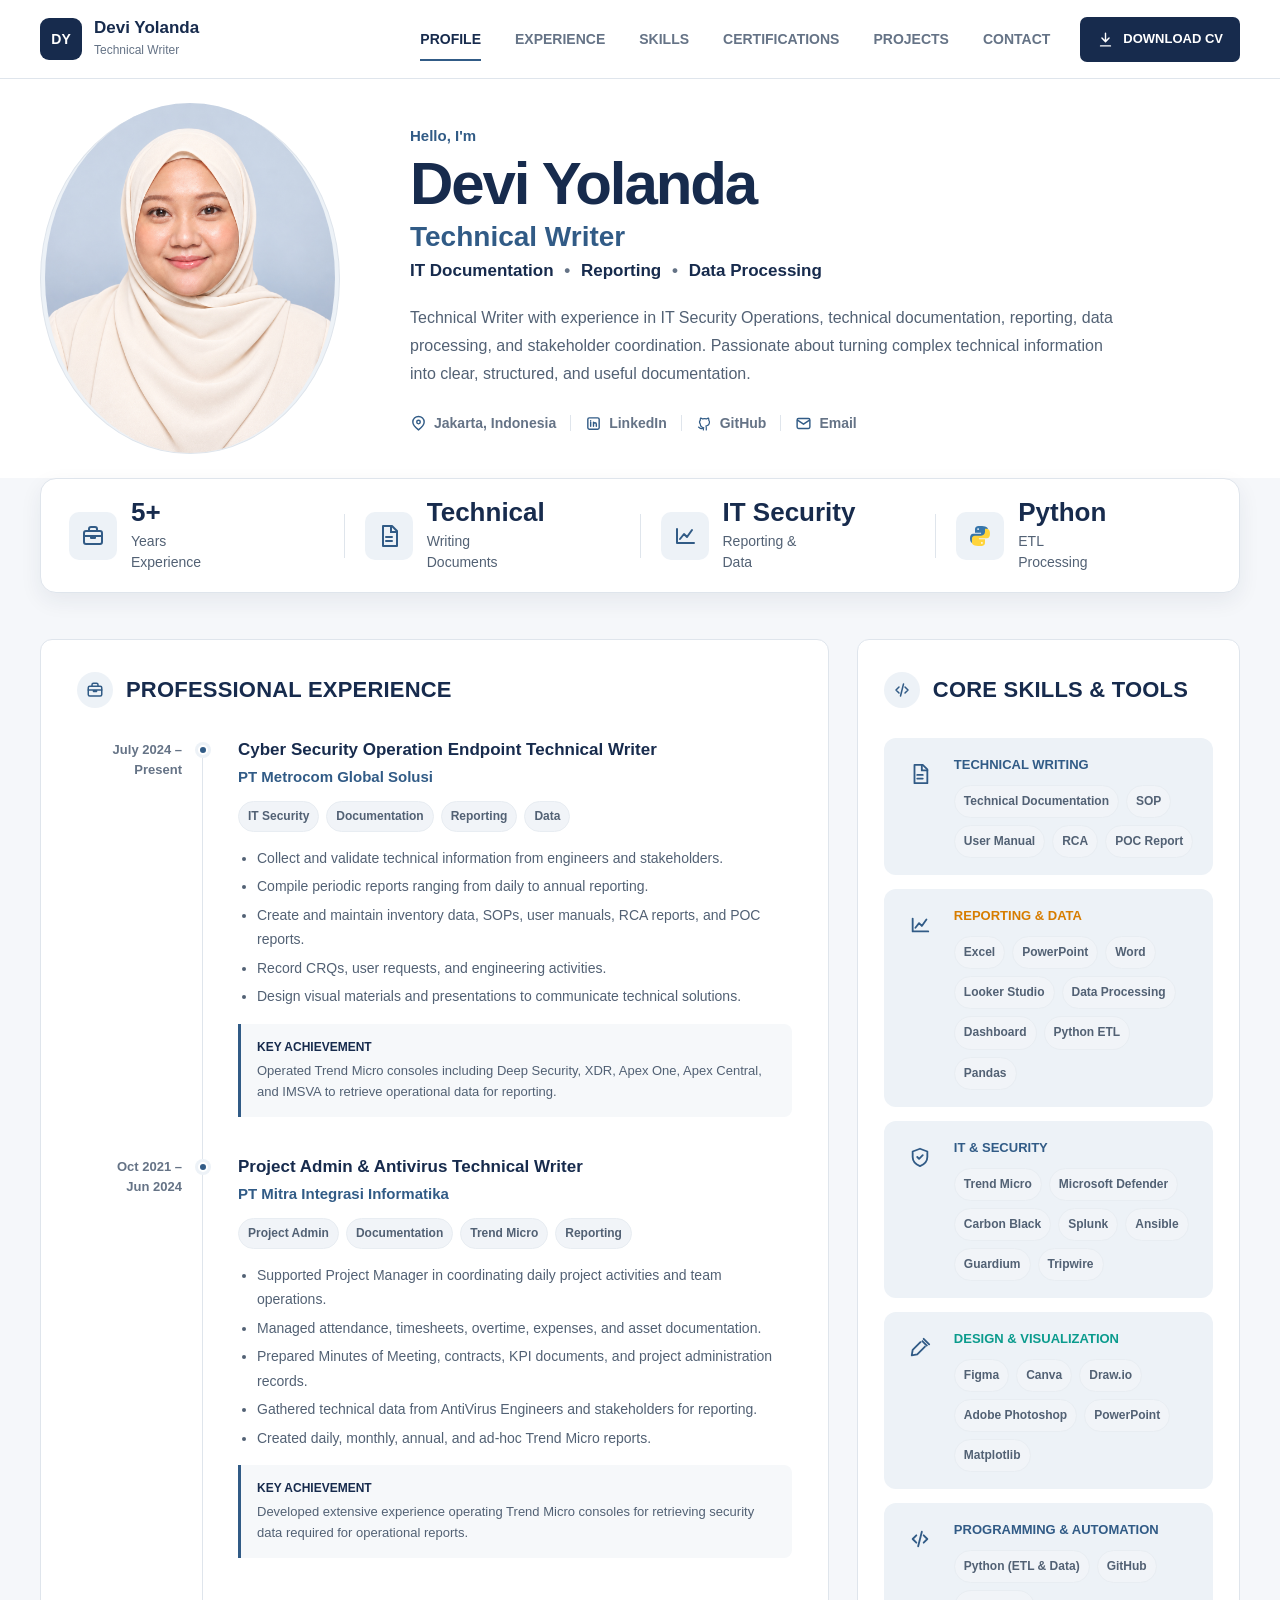
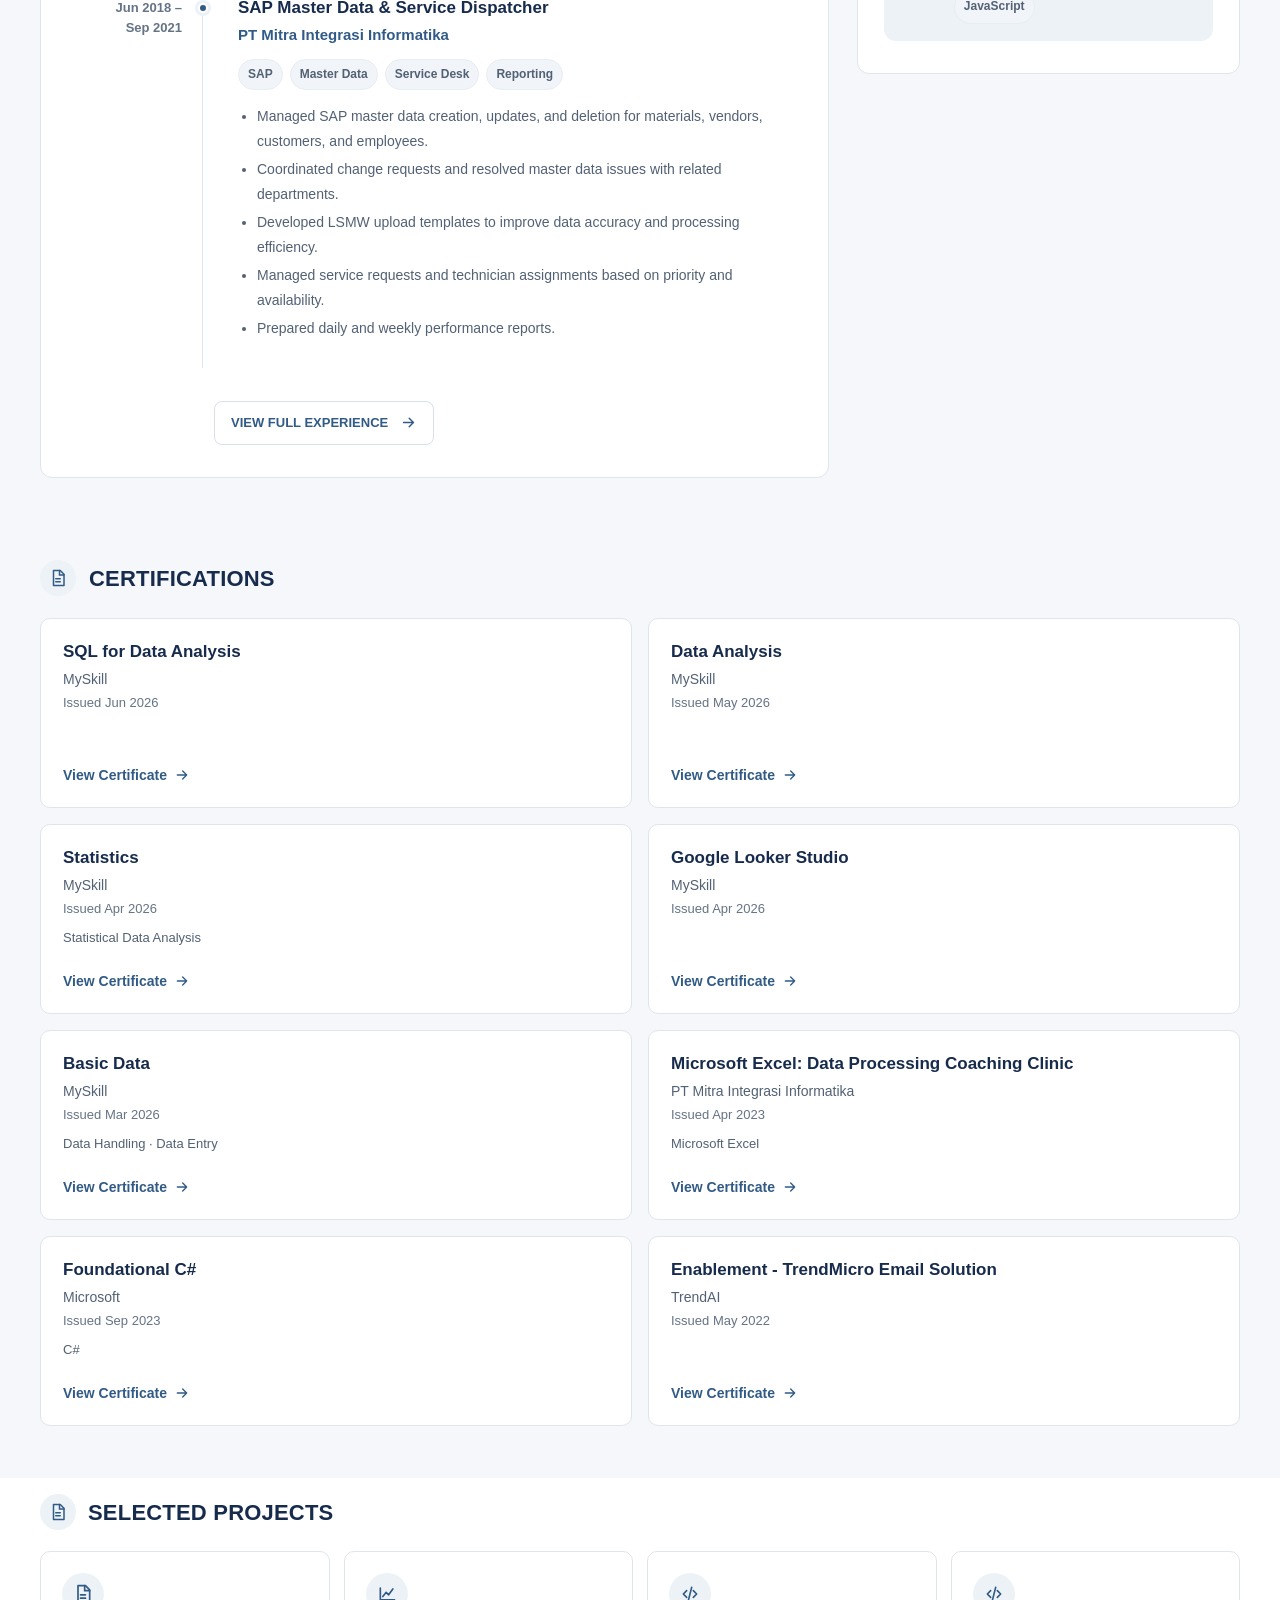
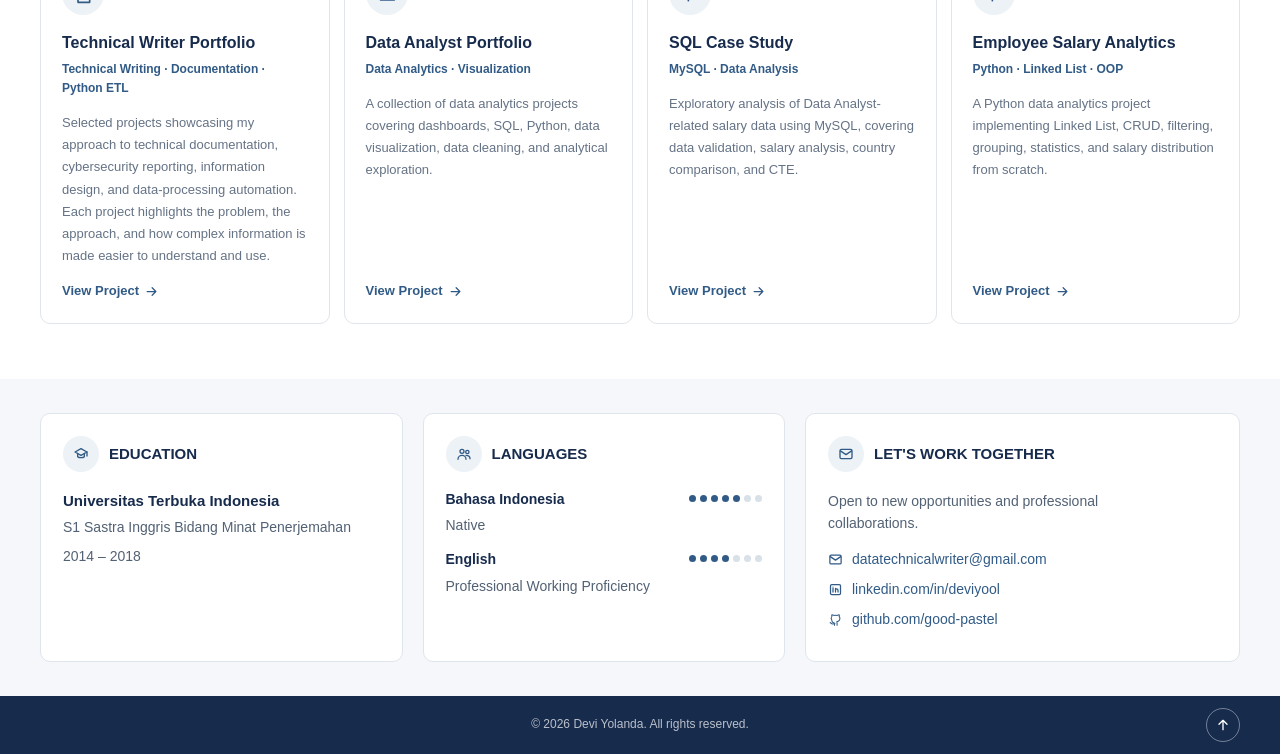
<file: index.html>
<!doctype html>
<html lang="en">
  <head>
    <meta charset="UTF-8" />
    <meta name="viewport" content="width=device-width, initial-scale=1.0" />

    <title>Devi Yolanda | Technical Writer</title>

    <meta
      name="description"
      content="Online CV of Devi Yolanda — Technical Writer specializing in IT documentation, reporting, data processing, and IT security operations."
    />

    <link rel="stylesheet" href="style.css" />
  </head>

  <body>
    <!-- =========================
         SVG ICON SYMBOLS
    ========================== -->

    <svg xmlns="http://www.w3.org/2000/svg" style="display: none">
      <symbol id="icon-download" viewBox="0 0 24 24">
        <path
          d="M12 3v12m0 0 5-5m-5 5-5-5M5 21h14"
          fill="none"
          stroke="currentColor"
          stroke-width="2"
          stroke-linecap="round"
          stroke-linejoin="round"
        />
      </symbol>

      <symbol id="icon-briefcase" viewBox="0 0 24 24">
        <rect
          x="3"
          y="7"
          width="18"
          height="13"
          rx="2"
          fill="none"
          stroke="currentColor"
          stroke-width="2"
        />
        <path
          d="M8 7V5a2 2 0 0 1 2-2h4a2 2 0 0 1 2 2v2M3 12h18M10 12v2h4v-2"
          fill="none"
          stroke="currentColor"
          stroke-width="2"
          stroke-linecap="round"
          stroke-linejoin="round"
        />
      </symbol>

      <symbol id="icon-document" viewBox="0 0 24 24">
        <path
          d="M6 2h9l5 5v15H6z"
          fill="none"
          stroke="currentColor"
          stroke-width="2"
          stroke-linejoin="round"
        />
        <path
          d="M14 2v6h6M9 13h6M9 17h6"
          fill="none"
          stroke="currentColor"
          stroke-width="2"
          stroke-linecap="round"
        />
      </symbol>

      <symbol id="icon-chart" viewBox="0 0 24 24">
        <path
          d="M4 19V5M4 19h17"
          fill="none"
          stroke="currentColor"
          stroke-width="2"
          stroke-linecap="round"
        />
        <path
          d="m7 15 4-5 3 3 5-7"
          fill="none"
          stroke="currentColor"
          stroke-width="2"
          stroke-linecap="round"
          stroke-linejoin="round"
        />
      </symbol>

      <symbol id="icon-users" viewBox="0 0 24 24">
        <circle
          cx="9"
          cy="8"
          r="3"
          fill="none"
          stroke="currentColor"
          stroke-width="2"
        />
        <circle
          cx="17"
          cy="9"
          r="2.5"
          fill="none"
          stroke="currentColor"
          stroke-width="2"
        />
        <path
          d="M3 20c0-3.3 2.7-6 6-6s6 2.7 6 6M15 14c3.3 0 6 2 6 5"
          fill="none"
          stroke="currentColor"
          stroke-width="2"
          stroke-linecap="round"
        />
      </symbol>

      <symbol id="icon-python" viewBox="0 0 24 24">
        <path
          d="M11.9 2C7.1 2 7 4.1 7 6.1v2.6h6.1v1.1H5.2C3 9.8 2 11.7 2 14.6c0 3 1.2 4.7 3.5 4.7H7v-3.1c0-2.3 1.6-3.9 3.9-3.9h6.2c2 0 3-1.3 3-3.1V6.1C20.1 3.4 18.1 2 11.9 2Z"
          fill="#3776AB"
        />
        <circle cx="10.1" cy="5.1" r=".85" fill="#fff" />
        <path
          d="M12.1 22c4.8 0 4.9-2.1 4.9-4.1v-2.6h-6.1v-1.1h7.9c2.2 0 3.2-1.9 3.2-4.8 0-3-1.2-4.7-3.5-4.7H17v3.1c0 2.3-1.6 3.9-3.9 3.9H6.9c-2 0-3 1.3-3 3.1v3.1c0 2.7 2 4.1 8.2 4.1Z"
          fill="#FFD43B"
        />
        <circle cx="13.9" cy="18.9" r=".85" fill="#fff" />
      </symbol>

      <symbol id="icon-code" viewBox="0 0 24 24">
        <path
          d="m8 8-4 4 4 4M16 8l4 4-4 4M14 4l-4 16"
          fill="none"
          stroke="currentColor"
          stroke-width="2"
          stroke-linecap="round"
          stroke-linejoin="round"
        />
      </symbol>

      <symbol id="icon-shield" viewBox="0 0 24 24">
        <path
          d="M12 3 20 6v6c0 5-3.3 8-8 10-4.7-2-8-5-8-10V6z"
          fill="none"
          stroke="currentColor"
          stroke-width="2"
          stroke-linejoin="round"
        />
        <path
          d="m9 12 2 2 4-4"
          fill="none"
          stroke="currentColor"
          stroke-width="2"
          stroke-linecap="round"
          stroke-linejoin="round"
        />
      </symbol>

      <symbol id="icon-design" viewBox="0 0 24 24">
        <path
          d="m14 4 6 6M13 5 4 14l-1 6 6-1 9-9"
          fill="none"
          stroke="currentColor"
          stroke-width="2"
          stroke-linejoin="round"
        />
        <path
          d="m16 2 6 6"
          fill="none"
          stroke="currentColor"
          stroke-width="2"
          stroke-linecap="round"
        />
      </symbol>

      <symbol id="icon-graduation" viewBox="0 0 24 24">
        <path
          d="m3 9 9-5 9 5-9 5z"
          fill="none"
          stroke="currentColor"
          stroke-width="2"
          stroke-linejoin="round"
        />
        <path
          d="M7 11v5c2 2 8 2 10 0v-5M21 9v6"
          fill="none"
          stroke="currentColor"
          stroke-width="2"
          stroke-linecap="round"
        />
      </symbol>

      <symbol id="icon-mail" viewBox="0 0 24 24">
        <rect
          x="3"
          y="5"
          width="18"
          height="14"
          rx="2"
          fill="none"
          stroke="currentColor"
          stroke-width="2"
        />
        <path
          d="m3 7 9 6 9-6"
          fill="none"
          stroke="currentColor"
          stroke-width="2"
          stroke-linejoin="round"
        />
      </symbol>

      <symbol id="icon-linkedin" viewBox="0 0 24 24">
        <rect
          x="4"
          y="4"
          width="16"
          height="16"
          rx="2"
          fill="none"
          stroke="currentColor"
          stroke-width="2"
        />
        <path
          d="M8 10v6M8 8v.01M12 16v-3a2 2 0 0 1 4 0v3M12 10v6"
          fill="none"
          stroke="currentColor"
          stroke-width="2"
          stroke-linecap="round"
        />
      </symbol>

      <symbol id="icon-github" viewBox="0 0 24 24">
        <path
          d="M9 19c-4 1.5-4-2-5.5-2m11 4v-3.5c0-1 .1-1.4-.5-2 2.5-.3 5-1.2 5-5.5 0-1.1-.4-2.1-1.1-2.8.1-.3.5-1.4-.1-2.8 0 0-1-.3-3 1.1a10.4 10.4 0 0 0-5.5 0c-2-1.4-3-1.1-3-1.1-.6 1.4-.2 2.5-.1 2.8A4 4 0 0 0 6 12.5c0 4.3 2.5 5.2 5 5.5-.4.4-.6.9-.6 1.8V21"
          fill="none"
          stroke="currentColor"
          stroke-width="1.7"
          stroke-linecap="round"
          stroke-linejoin="round"
        />
      </symbol>

      <symbol id="icon-arrow" viewBox="0 0 24 24">
        <path
          d="M5 12h14M13 6l6 6-6 6"
          fill="none"
          stroke="currentColor"
          stroke-width="2"
          stroke-linecap="round"
          stroke-linejoin="round"
        />
      </symbol>

      <symbol id="icon-location" viewBox="0 0 24 24">
        <path
          d="M20 10c0 5-8 11-8 11S4 15 4 10a8 8 0 1 1 16 0Z"
          fill="none"
          stroke="currentColor"
          stroke-width="2"
        />
        <circle
          cx="12"
          cy="10"
          r="2.5"
          fill="none"
          stroke="currentColor"
          stroke-width="2"
        />
      </symbol>

      <symbol id="icon-menu" viewBox="0 0 24 24">
        <path
          d="M4 6h16M4 12h16M4 18h16"
          fill="none"
          stroke="currentColor"
          stroke-width="2"
          stroke-linecap="round"
        />
      </symbol>

      <symbol id="icon-close" viewBox="0 0 24 24">
        <path
          d="m6 6 12 12M18 6 6 18"
          fill="none"
          stroke="currentColor"
          stroke-width="2"
          stroke-linecap="round"
        />
      </symbol>

      <symbol id="icon-arrow-up" viewBox="0 0 24 24">
        <path
          d="M12 19V5M6 11l6-6 6 6"
          fill="none"
          stroke="currentColor"
          stroke-width="2"
          stroke-linecap="round"
          stroke-linejoin="round"
        />
      </symbol>
    </svg>

    <!-- =========================
         NAVIGATION
    ========================== -->

    <header class="site-header" id="siteHeader">
      <div class="nav-container">
        <a href="#profile" class="brand">
          <span class="brand-mark"> DY </span>

          <span class="brand-text">
            <strong>Devi Yolanda</strong>
            <small>Technical Writer</small>
          </span>
        </a>

        <nav class="desktop-nav">
          <a href="#profile" class="nav-link active"> Profile </a>

          <a href="#experience" class="nav-link"> Experience </a>

          <a href="#skills" class="nav-link"> Skills </a>

          <a href="#certifications" class="nav-link"> Certifications </a>

          <a href="#projects" class="nav-link"> Projects </a>

          <a href="#contact" class="nav-link"> Contact </a>
        </nav>

        <div class="nav-actions">
          <a href="assets/Devi Yolanda CV.pdf" class="download-btn" download>
            <svg>
              <use href="#icon-download"></use>
            </svg>

            <span>Download CV</span>
          </a>

          <button
            class="mobile-menu-btn"
            id="mobileMenuBtn"
            aria-label="Open navigation menu"
            aria-controls="mobileNav"
            aria-expanded="false"
          >
            <svg>
              <use href="#icon-menu"></use>
            </svg>
          </button>
        </div>
      </div>

      <div class="mobile-nav" id="mobileNav">
        <a href="#profile">Profile</a>
        <a href="#experience">Experience</a>
        <a href="#skills">Skills</a>
        <a href="#certifications">Certifications</a>
        <a href="#projects">Projects</a>
        <a href="#contact">Contact</a>
      </div>
    </header>

    <main>
      <!-- =========================
             HERO / PROFILE
        ========================== -->

      <section class="hero" id="profile">
        <div class="hero-decoration decoration-left"></div>

        <div class="hero-decoration decoration-yellow"></div>

        <div class="hero-dots"></div>

        <div class="container hero-container">
          <div class="profile-photo-wrapper">
            <div class="photo-background"></div>

            <div class="photo-accent"></div>

            <!-- Replace with your actual profile photo -->
            <img
              src="assets/profile.jpg"
              alt="Devi Yolanda"
              class="profile-photo"
            />
          </div>

          <div class="hero-content">
            <span class="hero-eyebrow"> Hello, I'm </span>

            <h1>Devi Yolanda</h1>

            <h2>Technical Writer</h2>

            <p class="hero-specialization">
              IT Documentation
              <span>•</span>
              Reporting
              <span>•</span>
              Data Processing
            </p>

            <p class="hero-description">
              Technical Writer with experience in IT Security Operations,
              technical documentation, reporting, data processing, and
              stakeholder coordination. Passionate about turning complex
              technical information into clear, structured, and useful
              documentation.
            </p>

            <div class="hero-contact">
              <span class="contact-item">
                <svg>
                  <use href="#icon-location"></use>
                </svg>

                Jakarta, Indonesia
              </span>

              <span class="contact-divider"></span>

              <a
                href="https://www.linkedin.com/in/deviyool"
                target="_blank"
                rel="noopener"
                class="contact-item"
              >
                <svg>
                  <use href="#icon-linkedin"></use>
                </svg>

                LinkedIn
              </a>

              <span class="contact-divider"></span>

              <a
                href="https://github.com/good-pastel"
                target="_blank"
                rel="noopener"
                class="contact-item"
              >
                <svg>
                  <use href="#icon-github"></use>
                </svg>

                GitHub
              </a>

              <span class="contact-divider"></span>

              <a
                href="mailto:datatechnicalwriter@gmail.com"
                class="contact-item"
              >
                <svg>
                  <use href="#icon-mail"></use>
                </svg>

                Email
              </a>
            </div>
          </div>
        </div>
      </section>

      <!-- =========================
             HIGHLIGHTS
        ========================== -->

      <section class="highlights">
        <div class="container highlights-container">
          <div class="highlight-item">
            <div class="highlight-icon pink">
              <svg>
                <use href="#icon-briefcase"></use>
              </svg>
            </div>

            <div>
              <strong>5+</strong>
              <span>Years<br />Experience</span>
            </div>
          </div>

          <div class="highlight-divider"></div>

          <div class="highlight-item">
            <div class="highlight-icon orange">
              <svg>
                <use href="#icon-document"></use>
              </svg>
            </div>

            <div>
              <strong>Technical</strong>
              <span>Writing<br />Documents</span>
            </div>
          </div>

          <div class="highlight-divider"></div>

          <div class="highlight-item">
            <div class="highlight-icon blue">
              <svg>
                <use href="#icon-chart"></use>
              </svg>
            </div>

            <div>
              <strong>IT Security</strong>
              <span>Reporting &<br />Data</span>
            </div>
          </div>

          <div class="highlight-divider"></div>

          <div class="highlight-item">
            <div class="highlight-icon teal">
              <svg>
                <use href="#icon-python"></use>
              </svg>
            </div>

            <div>
              <strong>Python</strong>
              <span>ETL<br />Processing</span>
            </div>
          </div>
        </div>
      </section>

      <!-- =========================
             EXPERIENCE + SKILLS
        ========================== -->

      <section class="main-content">
        <div class="container experience-layout">
          <!-- EXPERIENCE -->

          <div class="experience-section" id="experience">
            <div class="section-heading">
              <span class="section-icon coral">
                <svg>
                  <use href="#icon-briefcase"></use>
                </svg>
              </span>

              <h2>Professional Experience</h2>
            </div>

            <div class="timeline">
              <!-- EXPERIENCE 1 -->

              <article class="experience-item">
                <div class="timeline-date">
                  July 2024 –
                  <br />
                  Present
                </div>

                <div class="timeline-dot"></div>

                <div class="experience-content">
                  <h3>Cyber Security Operation Endpoint Technical Writer</h3>

                  <h4>PT Metrocom Global Solusi</h4>

                  <div class="experience-tags">
                    <span>IT Security</span>
                    <span>Documentation</span>
                    <span>Reporting</span>
                    <span>Data</span>
                  </div>

                  <ul>
                    <li>
                      Collect and validate technical information from engineers
                      and stakeholders.
                    </li>

                    <li>
                      Compile periodic reports ranging from daily to annual
                      reporting.
                    </li>

                    <li>
                      Create and maintain inventory data, SOPs, user manuals,
                      RCA reports, and POC reports.
                    </li>

                    <li>
                      Record CRQs, user requests, and engineering activities.
                    </li>

                    <li>
                      Design visual materials and presentations to communicate
                      technical solutions.
                    </li>
                  </ul>

                  <div class="achievement-box">
                    <strong> Key Achievement </strong>

                    <p>
                      Operated Trend Micro consoles including Deep Security,
                      XDR, Apex One, Apex Central, and IMSVA to retrieve
                      operational data for reporting.
                    </p>
                  </div>
                </div>
              </article>

              <!-- EXPERIENCE 2 -->

              <article class="experience-item">
                <div class="timeline-date">
                  Oct 2021 –
                  <br />
                  Jun 2024
                </div>

                <div class="timeline-dot"></div>

                <div class="experience-content">
                  <h3>Project Admin & Antivirus Technical Writer</h3>

                  <h4>PT Mitra Integrasi Informatika</h4>

                  <div class="experience-tags">
                    <span>Project Admin</span>
                    <span>Documentation</span>
                    <span>Trend Micro</span>
                    <span>Reporting</span>
                  </div>

                  <ul>
                    <li>
                      Supported Project Manager in coordinating daily project
                      activities and team operations.
                    </li>

                    <li>
                      Managed attendance, timesheets, overtime, expenses, and
                      asset documentation.
                    </li>

                    <li>
                      Prepared Minutes of Meeting, contracts, KPI documents, and
                      project administration records.
                    </li>

                    <li>
                      Gathered technical data from AntiVirus Engineers and
                      stakeholders for reporting.
                    </li>

                    <li>
                      Created daily, monthly, annual, and ad-hoc Trend Micro
                      reports.
                    </li>
                  </ul>

                  <div class="achievement-box">
                    <strong> Key Achievement </strong>

                    <p>
                      Developed extensive experience operating Trend Micro
                      consoles for retrieving security data required for
                      operational reports.
                    </p>
                  </div>
                </div>
              </article>

              <!-- EXPERIENCE 3 -->

              <article class="experience-item">
                <div class="timeline-date">
                  Jun 2018 –
                  <br />
                  Sep 2021
                </div>

                <div class="timeline-dot"></div>

                <div class="experience-content">
                  <h3>SAP Master Data & Service Dispatcher</h3>

                  <h4>PT Mitra Integrasi Informatika</h4>

                  <div class="experience-tags">
                    <span>SAP</span>
                    <span>Master Data</span>
                    <span>Service Desk</span>
                    <span>Reporting</span>
                  </div>

                  <ul>
                    <li>
                      Managed SAP master data creation, updates, and deletion
                      for materials, vendors, customers, and employees.
                    </li>

                    <li>
                      Coordinated change requests and resolved master data
                      issues with related departments.
                    </li>

                    <li>
                      Developed LSMW upload templates to improve data accuracy
                      and processing efficiency.
                    </li>

                    <li>
                      Managed service requests and technician assignments based
                      on priority and availability.
                    </li>

                    <li>Prepared daily and weekly performance reports.</li>
                  </ul>
                </div>
              </article>

              <!-- EXPERIENCE 4 -->

              <article class="experience-item">
                <div class="timeline-date">
                  Mar 2015 –
                  <br />
                  Sep 2017
                </div>

                <div class="timeline-dot"></div>

                <div class="experience-content">
                  <h3>RMA Admin</h3>

                  <h4>PT Pilar Solusi Digital</h4>

                  <div class="experience-tags">
                    <span>RMA</span>
                    <span>Administration</span>
                    <span>Customer Service</span>
                  </div>

                  <ul>
                    <li>
                      Managed end-to-end Return Material Authorization
                      processes.
                    </li>

                    <li>
                      Coordinated inspections, repairs, replacements,
                      warehouses, vendors, and technical teams.
                    </li>

                    <li>
                      Prepared RMA performance reports and maintained records
                      for reporting and audits.
                    </li>
                  </ul>
                </div>
              </article>

              <!-- EXPERIENCE 5 -->

              <article class="experience-item">
                <div class="timeline-date">
                  Mar 2013 –
                  <br />
                  Sep 2013
                </div>

                <div class="timeline-dot"></div>

                <div class="experience-content">
                  <h3>Purchasing Staff</h3>

                  <h4>PT Tainan Enterprises Indonesia</h4>

                  <div class="experience-tags">
                    <span>Procurement</span>
                    <span>Purchasing</span>
                    <span>Reporting</span>
                  </div>

                  <ul>
                    <li>
                      Prepared purchase requisitions and purchase orders based
                      on production requirements.
                    </li>

                    <li>
                      Coordinated with production, PPIC, warehouse, and
                      logistics teams.
                    </li>

                    <li>
                      Maintained supplier and purchasing records for reporting
                      and evaluation.
                    </li>
                  </ul>
                </div>
              </article>
            </div>

            <button class="full-experience-btn" id="experienceToggle">
              <span>View Full Experience</span>

              <svg>
                <use href="#icon-arrow"></use>
              </svg>
            </button>
          </div>

          <!-- SKILLS -->

          <aside class="skills-section" id="skills">
            <div class="section-heading">
              <span class="section-icon navy">
                <svg>
                  <use href="#icon-code"></use>
                </svg>
              </span>

              <h2>Core Skills & Tools</h2>
            </div>

            <div class="skills-list">
              <div class="skill-group writing">
                <div class="skill-group-icon">
                  <svg>
                    <use href="#icon-document"></use>
                  </svg>
                </div>

                <div>
                  <h3>Technical Writing</h3>

                  <div class="skill-tags">
                    <span>Technical Documentation</span>
                    <span>SOP</span>
                    <span>User Manual</span>
                    <span>RCA</span>
                    <span>POC Report</span>
                  </div>
                </div>
              </div>

              <div class="skill-group reporting">
                <div class="skill-group-icon">
                  <svg>
                    <use href="#icon-chart"></use>
                  </svg>
                </div>

                <div>
                  <h3>Reporting & Data</h3>

                  <div class="skill-tags">
                    <span>Excel</span>
                    <span>PowerPoint</span>
                    <span>Word</span>
                    <span>Looker Studio</span>
                    <span>Data Processing</span>
                    <span>Dashboard</span>
                    <span>Python ETL</span>
                    <span>Pandas</span>
                  </div>
                </div>
              </div>

              <div class="skill-group security">
                <div class="skill-group-icon">
                  <svg>
                    <use href="#icon-shield"></use>
                  </svg>
                </div>

                <div>
                  <h3>IT & Security</h3>

                  <div class="skill-tags">
                    <span>Trend Micro</span>
                    <span>Microsoft Defender</span>
                    <span>Carbon Black</span>
                    <span>Splunk</span>
                    <span>Ansible</span>
                    <span>Guardium</span>
                    <span>Tripwire</span>
                  </div>
                </div>
              </div>

              <div class="skill-group design">
                <div class="skill-group-icon">
                  <svg>
                    <use href="#icon-design"></use>
                  </svg>
                </div>

                <div>
                  <h3>Design & Visualization</h3>

                  <div class="skill-tags">
                    <span>Figma</span>
                    <span>Canva</span>
                    <span>Draw.io</span>
                    <span>Adobe Photoshop</span>
                    <span>PowerPoint</span>
                    <span>Matplotlib</span>
                  </div>
                </div>
              </div>

              <div class="skill-group programming">
                <div class="skill-group-icon">
                  <svg>
                    <use href="#icon-code"></use>
                  </svg>
                </div>

                <div>
                  <h3>Programming & Automation</h3>

                  <div class="skill-tags">
                    <span>Python (ETL & Data)</span>
                    <span>GitHub</span>
                    <span>JavaScript</span>
                  </div>
                </div>
              </div>
            </div>
          </aside>
        </div>
      </section>

      <!-- =========================
             CERTIFICATIONS
        ========================== -->

      <section class="certifications-section" id="certifications">
        <div class="container">
          <div class="section-heading certifications-heading">
            <span class="section-icon navy">
              <svg><use href="#icon-document"></use></svg>
            </span>
            <h2>Certifications</h2>
          </div>

          <div class="certifications-grid">
            <article class="certification-card">
              <h3>SQL for Data Analysis</h3>
              <p>MySkill</p>
              <time datetime="2026-06">Issued Jun 2026</time>
              <a class="certification-link" href="https://storage.googleapis.com/myskill-v2-certificates/topic-DDujKITvy3VJuXrhC2ou/Gkwijr4bS2PIy6ulKNstS3bg3Tj2-fdkPKk4qnbkQ15Hb3G43.pdf" target="_blank" rel="noopener">View Certificate <svg><use href="#icon-arrow"></use></svg></a>
            </article>
            <article class="certification-card">
              <h3>Data Analysis</h3>
              <p>MySkill</p>
              <time datetime="2026-05">Issued May 2026</time>
              <a class="certification-link" href="https://storage.googleapis.com/myskill-v2-certificates/topic-qtKMZ78xyd6TPzUQOESu/Gkwijr4bS2PIy6ulKNstS3bg3Tj2-NquVFJRWyRsAnDwuncZA.pdf" target="_blank" rel="noopener">View Certificate <svg><use href="#icon-arrow"></use></svg></a>
            </article>
            <article class="certification-card">
              <h3>Statistics</h3>
              <p>MySkill</p>
              <time datetime="2026-04">Issued Apr 2026</time>
              <span class="certification-skill">Statistical Data Analysis</span>
              <a class="certification-link" href="https://storage.googleapis.com/myskill-v2-certificates/course-lZRpEy7bRG1wvGm9OrCr/Gkwijr4bS2PIy6ulKNstS3bg3Tj2-CrgBxE9YaYCekDUlJALE.pdf" target="_blank" rel="noopener">View Certificate <svg><use href="#icon-arrow"></use></svg></a>
            </article>
            <article class="certification-card">
              <h3>Google Looker Studio</h3>
              <p>MySkill</p>
              <time datetime="2026-04">Issued Apr 2026</time>
              <a class="certification-link" href="https://storage.googleapis.com/myskill-v2-certificates/topic-NVHIebbNKG4WcH4i4NHN/Gkwijr4bS2PIy6ulKNstS3bg3Tj2-nkZ6KqzZK1lEQPTePeqV.pdf" target="_blank" rel="noopener">View Certificate <svg><use href="#icon-arrow"></use></svg></a>
            </article>
            <article class="certification-card">
              <h3>Basic Data</h3>
              <p>MySkill</p>
              <time datetime="2026-03">Issued Mar 2026</time>
              <span class="certification-skill">Data Handling · Data Entry</span>
              <a class="certification-link" href="https://storage.googleapis.com/myskill-v2-certificates/topic-PDDPBK4W7Z3skoQ70VQH/Gkwijr4bS2PIy6ulKNstS3bg3Tj2-RPs3PkBfKALwvMG5n9vz.pdf" target="_blank" rel="noopener">View Certificate <svg><use href="#icon-arrow"></use></svg></a>
            </article>
            <article class="certification-card">
              <h3>Microsoft Excel: Data Processing Coaching Clinic</h3>
              <p>PT Mitra Integrasi Informatika</p>
              <time datetime="2023-04">Issued Apr 2023</time>
              <span class="certification-skill">Microsoft Excel</span>
              <a class="certification-link" href="https://drive.google.com/file/d/17z-LPTQXCDtucrP6aCcnPlRKwYu4Jjka/view" target="_blank" rel="noopener">View Certificate <svg><use href="#icon-arrow"></use></svg></a>
            </article>
            <article class="certification-card">
              <h3>Foundational C#</h3>
              <p>Microsoft</p>
              <time datetime="2023-09">Issued Sep 2023</time>
              <span class="certification-skill">C#</span>
              <a class="certification-link" href="https://www.freecodecamp.org/certification/deviyola/foundational-c-sharp-with-microsoft" target="_blank" rel="noopener">View Certificate <svg><use href="#icon-arrow"></use></svg></a>
            </article>
            <article class="certification-card">
              <h3>Enablement - TrendMicro Email Solution</h3>
              <p>TrendAI</p>
              <time datetime="2022-05">Issued May 2022</time>
              <a class="certification-link" href="https://drive.google.com/file/d/1EsxFpy2okScxSMvF-yaoBHu70kcqkscq/view" target="_blank" rel="noopener">View Certificate <svg><use href="#icon-arrow"></use></svg></a>
            </article>
          </div>
        </div>
      </section>

      <!-- =========================
             PROJECTS
        ========================== -->

      <section class="projects-section" id="projects">
        <div class="container">
          <div class="section-heading projects-heading">
            <div class="heading-left">
              <span class="section-icon coral">
                <svg>
                  <use href="#icon-document"></use>
                </svg>
              </span>

              <h2>Selected Projects</h2>
            </div>

            <!-- <a
              href="https://good-pastel.github.io/TW-portfolio/"
              target="_blank"
              rel="noopener"
              class="view-all"
            >
              View All Projects

              <svg>
                <use href="#icon-arrow"></use>
              </svg>
            </a> -->
          </div>

          <div class="projects-grid">
            <!-- PROJECT 1 -->
            <article class="project-card">
              <div class="project-icon blue">
                <svg>
                  <use href="#icon-document"></use>
                </svg>
              </div>

              <h3>Technical Writer Portfolio</h3>

              <span> Technical Writing · Documentation · Python ETL </span>

              <p>
                Selected projects showcasing my approach to technical documentation, cybersecurity reporting, information design, and data-processing automation. Each project highlights the problem, the approach, and how complex information is made easier to understand and use.
              </p>

              <a
                href="https://good-pastel.github.io/TW-portfolio/"
                target="_blank"
                rel="noopener"
              >
                View Project

                <svg>
                  <use href="#icon-arrow"></use>
                </svg>
              </a>
            </article>

            <!-- PROJECT 2 -->
            <article class="project-card">
              <div class="project-icon orange">
                <svg>
                  <use href="#icon-chart"></use>
                </svg>
              </div>

              <h3>Data Analyst Portfolio</h3>

              <span> Data Analytics · Visualization </span>

              <p>
                A collection of data analytics projects covering dashboards,
                SQL, Python, data visualization, data cleaning, and analytical
                exploration.
              </p>

              <a
                href="https://good-pastel.github.io/data-analyst-portfolio/"
                target="_blank"
                rel="noopener"
              >
                View Project

                <svg>
                  <use href="#icon-arrow"></use>
                </svg>
              </a>
            </article>

            <!-- PROJECT 3 -->
            <article class="project-card">
              <div class="project-icon teal">
                <svg>
                  <use href="#icon-code"></use>
                </svg>
              </div>

              <h3>SQL Case Study</h3>

              <span> MySQL · Data Analysis </span>

              <p>
                Exploratory analysis of Data Analyst-related salary data using
                MySQL, covering data validation, salary analysis, country
                comparison, and CTE.
              </p>

              <a
                href="https://good-pastel.github.io/SQL-case-study/"
                target="_blank"
                rel="noopener"
              >
                View Project

                <svg>
                  <use href="#icon-arrow"></use>
                </svg>
              </a>
            </article>

            <!-- PROJECT 4 -->
            <article class="project-card">
              <div class="project-icon purple">
                <svg>
                  <use href="#icon-code"></use>
                </svg>
              </div>

              <h3>Employee Salary Analytics</h3>

              <span> Python · Linked List · OOP </span>

              <p>
                A Python data analytics project implementing Linked List, CRUD,
                filtering, grouping, statistics, and salary distribution from
                scratch.
              </p>

              <a
                href="https://good-pastel.github.io/employee-salary-analytics/"
                target="_blank"
                rel="noopener"
              >
                View Project

                <svg>
                  <use href="#icon-arrow"></use>
                </svg>
              </a>
            </article>
          </div>
        </div>
      </section>

      <!-- =========================
             BOTTOM INFORMATION
        ========================== -->

      <section class="bottom-section" id="contact">
        <div class="container bottom-grid">
          <!-- EDUCATION -->

          <div class="bottom-column">
            <div class="bottom-heading">
              <span class="bottom-icon">
                <svg>
                  <use href="#icon-graduation"></use>
                </svg>
              </span>

              <h2>Education</h2>
            </div>

            <h3>Universitas Terbuka Indonesia</h3>

            <p>S1 Sastra Inggris Bidang Minat Penerjemahan</p>

            <span> 2014 – 2018 </span>
          </div>

          <!-- LANGUAGES -->

          <div class="bottom-column">
            <div class="bottom-heading">
              <span class="bottom-icon">
                <svg>
                  <use href="#icon-users"></use>
                </svg>
              </span>

              <h2>Languages</h2>
            </div>

            <div class="language-item">
              <strong> Bahasa Indonesia </strong>

              <span> Native </span>

              <div class="language-dots">
                <i class="filled"></i>
                <i class="filled"></i>
                <i class="filled"></i>
                <i class="filled"></i>
                <i class="filled"></i>
                <i></i>
                <i></i>
              </div>
            </div>

            <div class="language-item">
              <strong> English </strong>

              <span> Professional Working Proficiency </span>

              <div class="language-dots">
                <i class="filled"></i>
                <i class="filled"></i>
                <i class="filled"></i>
                <i class="filled"></i>
                <i></i>
                <i></i>
                <i></i>
              </div>
            </div>
          </div>

          <!-- CONTACT -->

          <div class="bottom-column contact-column">
            <div class="bottom-heading">
              <span class="bottom-icon">
                <svg>
                  <use href="#icon-mail"></use>
                </svg>
              </span>

              <h2>Let's Work Together</h2>
            </div>

            <p>Open to new opportunities and professional collaborations.</p>

            <a href="mailto:datatechnicalwriter@gmail.com" class="contact-link">
              <svg>
                <use href="#icon-mail"></use>
              </svg>

              datatechnicalwriter@gmail.com
            </a>

            <a
              href="https://www.linkedin.com/in/deviyool"
              target="_blank"
              rel="noopener"
              class="contact-link"
            >
              <svg>
                <use href="#icon-linkedin"></use>
              </svg>

              linkedin.com/in/deviyool
            </a>

            <a
              href="https://github.com/good-pastel"
              target="_blank"
              rel="noopener"
              class="contact-link"
            >
              <svg>
                <use href="#icon-github"></use>
              </svg>

              github.com/good-pastel
            </a>
          </div>
        </div>
      </section>
    </main>

    <!-- =========================
         FOOTER
    ========================== -->

    <footer class="site-footer">
      <div class="footer-decoration footer-left"></div>
      <div class="footer-decoration footer-right"></div>

      <div class="container footer-container">
        <p>
          © <span id="currentYear"></span>
          Devi Yolanda. All rights reserved.
        </p>

        <button class="back-to-top" id="backToTop" aria-label="Back to top">
          <svg>
            <use href="#icon-arrow-up"></use>
          </svg>
        </button>
      </div>
    </footer>

    <script src="script.js"></script>
  </body>
</html>
</file>
<file: style.css>
/* =========================================================
   RESET
========================================================= */

* {
  margin: 0;
  padding: 0;
  box-sizing: border-box;
}

html {
  scroll-behavior: smooth;
  scroll-padding-top: 90px;
}

body {
  font-family:
    Inter,
    -apple-system,
    BlinkMacSystemFont,
    "Segoe UI",
    Roboto,
    Helvetica,
    Arial,
    sans-serif;

  background: #f7f8fc;
  color: #172554;
  line-height: 1.6;
}

a {
  color: inherit;
  text-decoration: none;
}

button {
  font: inherit;
}

img {
  display: block;
  max-width: 100%;
}

/* =========================================================
   VARIABLES
========================================================= */

:root {
  --navy: #0b1f4b;
  --navy-dark: #071633;

  --blue: #2563eb;
  --blue-soft: #e8f0ff;

  --coral: #ff4f5e;
  --coral-dark: #ef3340;
  --coral-soft: #fff0f1;

  --orange: #ff9f1c;
  --orange-soft: #fff4df;

  --yellow: #ffc928;
  --yellow-soft: #fff8dc;

  --teal: #14b8a6;
  --teal-soft: #e7faf7;

  --purple: #8b5cf6;
  --purple-soft: #f1ebff;

  --green: #22c55e;
  --green-soft: #eaf9ef;

  --white: #ffffff;

  --text: #172554;
  --text-dark: #0f172a;
  --text-muted: #64748b;

  --border: #e6e9f0;

  --background: #f7f8fc;

  --container: 1200px;

  --radius-small: 10px;
  --radius-medium: 16px;
  --radius-large: 22px;

  --shadow: 0 10px 35px rgba(11, 31, 75, 0.08);

  --shadow-hover: 0 18px 45px rgba(11, 31, 75, 0.14);
}

/* =========================================================
   GLOBAL
========================================================= */

.container {
  width: min(calc(100% - 48px), var(--container));

  margin-inline: auto;
}

svg {
  width: 20px;
  height: 20px;
  flex-shrink: 0;
}

section {
  position: relative;
}

/* =========================================================
   NAVIGATION
========================================================= */

.site-header {
  position: sticky;
  top: 0;
  z-index: 1000;

  background: var(--navy);

  transition:
    box-shadow 0.3s ease,
    background 0.3s ease;
}

.site-header.scrolled {
  box-shadow: 0 8px 30px rgba(7, 22, 51, 0.25);
}

.nav-container {
  min-height: 76px;

  width: min(calc(100% - 48px), var(--container));

  margin-inline: auto;

  display: flex;
  align-items: center;
  justify-content: space-between;

  gap: 30px;
}

.brand {
  display: flex;
  align-items: center;
  gap: 12px;

  color: white;
}

.brand-mark {
  width: 42px;
  height: 42px;

  display: grid;
  place-items: center;

  border-radius: 50%;

  background: var(--coral);

  color: white;

  font-size: 14px;
  font-weight: 800;

  box-shadow: 0 5px 18px rgba(255, 79, 94, 0.3);
}

.brand-text {
  display: flex;
  flex-direction: column;
}

.brand-text strong {
  font-size: 16px;
  line-height: 1.2;
}

.brand-text small {
  color: rgba(255, 255, 255, 0.65);
  font-size: 11px;
  margin-top: 2px;
}

.desktop-nav {
  display: flex;
  align-items: center;
  gap: 34px;
  margin-left: auto;
}

.nav-link {
  position: relative;

  color: rgba(255, 255, 255, 0.78);

  font-size: 13px;
  font-weight: 700;

  text-transform: uppercase;

  padding: 28px 0;

  transition: color 0.2s ease;
}

.nav-link::after {
  content: "";

  position: absolute;

  left: 0;
  right: 0;
  bottom: 17px;

  height: 2px;

  background: var(--coral);

  transform: scaleX(0);
  transform-origin: center;

  transition: transform 0.2s ease;
}

.nav-link:hover,
.nav-link.active {
  color: white;
}

.nav-link:hover::after,
.nav-link.active::after {
  transform: scaleX(1);
}

.nav-actions {
  display: flex;
  align-items: center;
  gap: 12px;
}

.download-btn {
  display: inline-flex;
  align-items: center;
  gap: 9px;

  background: var(--coral);

  color: white;

  padding: 12px 17px;

  border-radius: 8px;

  font-size: 12px;
  font-weight: 800;

  text-transform: uppercase;

  box-shadow: 0 8px 20px rgba(255, 79, 94, 0.25);

  transition:
    transform 0.2s ease,
    background 0.2s ease;
}

.download-btn svg {
  width: 17px;
  height: 17px;
}

.download-btn:hover {
  background: #ff3b4b;
  transform: translateY(-2px);
}

.mobile-menu-btn {
  display: none;

  border: 0;
  background: transparent;

  color: white;

  cursor: pointer;
}

.mobile-nav {
  display: none;
}

/* =========================================================
   HERO
========================================================= */

.hero {
  min-height: 400px;

  overflow: hidden;

  background: linear-gradient(135deg, #ffffff 0%, #ffffff 60%, #f9fbff 100%);
}

.hero::before {
  content: "";

  position: absolute;

  left: -90px;
  top: 0;

  width: 360px;
  height: 100%;

  background: linear-gradient(
    135deg,
    var(--coral) 0%,
    #ff4268 55%,
    #ff8050 100%
  );

  clip-path: polygon(0 0, 75% 0, 100% 45%, 70% 100%, 0 100%);
}

.hero-container {
  min-height: 400px;

  display: grid;

  grid-template-columns:
    300px
    1fr;

  align-items: center;

  gap: 70px;

  position: relative;

  z-index: 2;
}

/* PROFILE PHOTO */

.profile-photo-wrapper {
  position: relative;

  height: 350px;

  display: flex;
  align-items: flex-end;
  justify-content: center;
}

.photo-background {
  position: absolute;

  width: 285px;
  height: 285px;

  left: 10px;
  bottom: 5px;

  border-radius: 50%;

  background: linear-gradient(135deg, #ffd9d5, #ff8f91);
}

.photo-accent {
  position: absolute;

  width: 80px;
  height: 80px;

  left: -5px;
  bottom: 30px;

  border-radius: 50%;

  background: var(--yellow);

  box-shadow: 0 12px 30px rgba(255, 201, 40, 0.3);
}

.profile-photo {
  position: relative;

  z-index: 2;

  width: 290px;
  height: 350px;

  object-fit: cover;
  object-position: center top;

  border-radius: 140px 140px 0 0;
}

/* HERO CONTENT */

.hero-content {
  padding: 40px 0;
}

.hero-eyebrow {
  display: block;

  color: var(--coral);

  font-size: 14px;
  font-weight: 800;

  margin-bottom: 4px;
}

.hero h1 {
  font-size: clamp(42px, 5vw, 64px);

  line-height: 1.05;

  letter-spacing: -2px;

  color: var(--navy);

  margin-bottom: 4px;
}

.hero h2 {
  font-size: 25px;

  color: var(--coral);

  line-height: 1.2;

  margin-bottom: 4px;
}

.hero-specialization {
  color: var(--navy);

  font-size: 17px;
  font-weight: 700;

  margin-bottom: 18px;
}

.hero-specialization span {
  color: var(--coral);
  padding: 0 6px;
}

.hero-description {
  max-width: 670px;

  color: #475569;

  font-size: 14px;

  line-height: 1.75;

  margin-bottom: 22px;
}

.hero-contact {
  display: flex;
  align-items: center;
  flex-wrap: wrap;

  gap: 12px;

  color: var(--navy);

  font-size: 12px;
  font-weight: 700;
}

.contact-item {
  display: inline-flex;
  align-items: center;
  gap: 7px;

  transition: color 0.2s ease;
}

a.contact-item:hover {
  color: var(--coral);
}

.contact-item svg {
  width: 16px;
  height: 16px;

  color: var(--coral);
}

.contact-divider {
  width: 1px;
  height: 16px;

  background: #cbd5e1;
}

.hero-dots {
  position: absolute;

  right: 8%;
  top: 38px;

  width: 100px;
  height: 100px;

  background-image: radial-gradient(var(--coral) 1.7px, transparent 1.7px);

  background-size: 15px 15px;

  opacity: 0.75;
}

.decoration-yellow {
  position: absolute;

  right: -50px;
  bottom: 10px;

  width: 160px;
  height: 160px;

  border-radius: 50%;

  border: 3px solid var(--navy);

  opacity: 0.12;
}

/* =========================================================
   HIGHLIGHTS
========================================================= */

.highlights {
  position: relative;

  z-index: 5;

  margin-top: -1px;
}

.highlights-container {
  background: var(--navy);

  border-radius: 16px;

  min-height: 106px;

  padding: 22px 42px;

  display: grid;

  grid-template-columns:
    1fr auto
    1fr auto
    1fr auto
    1fr;

  align-items: center;

  box-shadow: 0 18px 45px rgba(11, 31, 75, 0.18);
}

.highlight-item {
  display: flex;
  align-items: center;
  justify-content: center;

  gap: 14px;

  color: white;
}

.highlight-icon {
  width: 50px;
  height: 50px;

  display: grid;
  place-items: center;

  border-radius: 14px;
}

.highlight-icon svg {
  width: 23px;
  height: 23px;
}

.highlight-icon.pink {
  background: var(--coral);
}

.highlight-icon.orange {
  background: var(--orange);
}

.highlight-icon.blue {
  background: var(--blue);
}

.highlight-icon.teal {
  background: var(--teal);
}

.highlight-item strong {
  display: block;

  font-size: 25px;

  line-height: 1;

  margin-bottom: 5px;
}

.highlight-item span {
  display: block;

  font-size: 11px;

  line-height: 1.35;

  color: rgba(255, 255, 255, 0.75);
}

.highlight-divider {
  width: 1px;
  height: 52px;

  background: rgba(255, 255, 255, 0.2);
}

/* =========================================================
   MAIN EXPERIENCE AREA
========================================================= */

.main-content {
  padding: 46px 0 36px;
}

.experience-layout {
  display: grid;

  grid-template-columns:
    minmax(0, 1.75fr)
    minmax(300px, 0.85fr);

  gap: 28px;

  align-items: start;
}

.experience-section,
.skills-section {
  background: white;

  border: 1px solid var(--border);

  border-radius: var(--radius-large);

  box-shadow: var(--shadow);
}

.experience-section {
  padding: 30px 34px;
}

.skills-section {
  padding: 30px 24px;

  position: sticky;
  top: 95px;
}

/* SECTION HEADING */

.section-heading {
  display: flex;
  align-items: center;
  gap: 12px;

  margin-bottom: 28px;
}

.section-heading h2 {
  font-size: 19px;

  text-transform: uppercase;

  letter-spacing: 0.3px;

  color: var(--navy);
}

.section-icon {
  width: 34px;
  height: 34px;

  display: grid;
  place-items: center;

  border-radius: 50%;

  color: white;
}

.section-icon svg {
  width: 17px;
  height: 17px;
}

.section-icon.coral {
  background: var(--coral);
}

.section-icon.navy {
  background: var(--navy);
}

/* =========================================================
   EXPERIENCE TIMELINE
========================================================= */

.timeline {
  position: relative;
}

.timeline::before {
  content: "";

  position: absolute;

  top: 10px;
  bottom: 15px;

  left: 120px;

  width: 1px;

  background: #dbe1eb;
}

.experience-item {
  position: relative;

  display: grid;

  grid-template-columns:
    100px
    20px
    1fr;

  gap: 0 10px;

  padding-bottom: 34px;
}

.experience-item:last-child {
  padding-bottom: 5px;
}

.timeline-date {
  text-align: right;

  color: var(--coral);

  font-size: 11px;
  font-weight: 800;

  line-height: 1.5;

  padding-top: 2px;
}

.timeline-dot {
  position: relative;

  width: 9px;
  height: 9px;

  margin: 6px auto 0;

  border-radius: 50%;

  background: var(--coral);

  border: 2px solid white;

  box-shadow: 0 0 0 2px var(--coral);

  z-index: 2;
}

.experience-content {
  padding-left: 12px;
}

.experience-content h3 {
  color: var(--navy);

  font-size: 15px;

  line-height: 1.35;

  margin-bottom: 2px;
}

.experience-content h4 {
  color: var(--coral);

  font-size: 13px;

  margin-bottom: 10px;
}

.experience-tags,
.skill-tags {
  display: flex;
  flex-wrap: wrap;

  gap: 6px;

  margin-bottom: 12px;
}

.experience-tags span {
  padding: 4px 8px;

  border-radius: 50px;

  background: var(--coral-soft);

  color: #dc2635;

  font-size: 9px;
  font-weight: 700;
}

.experience-content ul {
  padding-left: 17px;

  color: #526174;

  font-size: 11px;

  line-height: 1.7;
}

.experience-content li {
  margin-bottom: 3px;
}

.achievement-box {
  margin-top: 12px;

  padding: 12px 14px;

  border-left: 3px solid var(--orange);

  background: var(--orange-soft);

  border-radius: 0 8px 8px 0;
}

.achievement-box strong {
  display: block;

  color: #bd6a00;

  font-size: 10px;

  text-transform: uppercase;

  margin-bottom: 2px;
}

.achievement-box p {
  color: #7c5a2a;

  font-size: 10px;

  line-height: 1.6;
}

/* =========================================================
   EXPERIENCE BUTTON
========================================================= */

.full-experience-btn {
  display: inline-flex;
  align-items: center;
  gap: 12px;

  margin-top: 18px;
  margin-left: 130px;

  border: 1px solid #d9dee8;

  background: white;

  color: var(--coral);

  border-radius: 8px;

  padding: 10px 14px;

  font-size: 10px;
  font-weight: 800;

  text-transform: uppercase;

  cursor: pointer;

  transition:
    background 0.2s ease,
    color 0.2s ease,
    transform 0.2s ease;
}

.full-experience-btn svg {
  width: 16px;
  height: 16px;
}

.full-experience-btn:hover {
  background: var(--coral);
  color: white;
  transform: translateY(-2px);
}

/* =========================================================
   SKILLS
========================================================= */

.skills-list {
  display: flex;
  flex-direction: column;
  gap: 12px;
}

.skill-group {
  display: grid;

  grid-template-columns: 38px 1fr;

  gap: 12px;

  padding: 15px;

  border-radius: 12px;
}

.skill-group.writing {
  background: var(--coral-soft);
}

.skill-group.reporting {
  background: var(--orange-soft);
}

.skill-group.security {
  background: var(--blue-soft);
}

.skill-group.design {
  background: var(--teal-soft);
}

.skill-group.programming {
  background: var(--purple-soft);
}

.skill-group-icon {
  width: 35px;
  height: 35px;

  display: grid;
  place-items: center;
}

.skill-group.writing .skill-group-icon {
  color: var(--coral);
}

.skill-group.reporting .skill-group-icon {
  color: #df8500;
}

.skill-group.security .skill-group-icon {
  color: var(--blue);
}

.skill-group.design .skill-group-icon {
  color: #0f9f90;
}

.skill-group.programming .skill-group-icon {
  color: var(--purple);
}

.skill-group-icon svg {
  width: 21px;
  height: 21px;
}

.skill-group h3 {
  font-size: 10px;

  text-transform: uppercase;

  margin-bottom: 8px;
}

.skill-group.writing h3 {
  color: var(--coral);
}

.skill-group.reporting h3 {
  color: #d77d00;
}

.skill-group.security h3 {
  color: var(--blue);
}

.skill-group.design h3 {
  color: #0b9b8d;
}

.skill-group.programming h3 {
  color: var(--purple);
}

.skill-tags {
  margin-bottom: 0;
}

.skill-tags span {
  padding: 5px 8px;

  border-radius: 50px;

  background: rgba(255, 255, 255, 0.78);

  color: #334155;

  font-size: 9px;
  font-weight: 600;

  border: 1px solid rgba(255, 255, 255, 0.8);
}

/* =========================================================
   PROJECTS
========================================================= */

.projects-section {
  padding: 10px 0 48px;
}

.projects-heading {
  justify-content: space-between;

  margin-bottom: 18px;
}

.heading-left {
  display: flex;
  align-items: center;
  gap: 12px;
}

.view-all {
  display: inline-flex;
  align-items: center;
  gap: 7px;

  color: var(--coral);

  font-size: 10px;
  font-weight: 800;

  text-transform: uppercase;

  transition: gap 0.2s ease;
}

.view-all svg {
  width: 16px;
  height: 16px;
}

.view-all:hover {
  gap: 11px;
}

.projects-grid {
  display: grid;

  grid-template-columns: repeat(4, 1fr);

  gap: 14px;
}

.project-card {
  background: white;

  border: 1px solid var(--border);

  border-radius: 14px;

  padding: 19px;

  min-height: 230px;

  display: flex;
  flex-direction: column;

  box-shadow: 0 5px 20px rgba(11, 31, 75, 0.04);

  transition:
    transform 0.25s ease,
    box-shadow 0.25s ease;
}

.project-card:hover {
  transform: translateY(-5px);

  box-shadow: var(--shadow-hover);
}

.project-icon {
  width: 38px;
  height: 38px;

  display: grid;
  place-items: center;

  border-radius: 50%;

  margin-bottom: 14px;
}

.project-icon.blue {
  color: var(--blue);
  background: var(--blue-soft);
}

.project-icon.orange {
  color: #df8500;
  background: var(--orange-soft);
}

.project-icon.teal {
  color: var(--teal);
  background: var(--teal-soft);
}

.project-icon.purple {
  color: var(--purple);
  background: var(--purple-soft);
}

.project-icon svg {
  width: 19px;
  height: 19px;
}

.project-card h3 {
  color: var(--navy);

  font-size: 13px;

  margin-bottom: 3px;
}

.project-card > span {
  color: var(--coral);

  font-size: 9px;
  font-weight: 700;
}

.project-card p {
  color: var(--text-muted);

  font-size: 10px;

  line-height: 1.6;

  margin: 13px 0;
}

.project-card a {
  display: inline-flex;
  align-items: center;
  gap: 5px;

  margin-top: auto;

  color: var(--coral);

  font-size: 10px;
  font-weight: 800;
}

.project-card a svg {
  width: 14px;
  height: 14px;

  transition: transform 0.2s ease;
}

.project-card a:hover svg {
  transform: translateX(4px);
}

/* =========================================================
   BOTTOM SECTION
========================================================= */

.bottom-section {
  position: relative;

  overflow: hidden;

  padding: 42px 0;

  background: linear-gradient(
    110deg,
    var(--navy-dark) 0%,
    var(--navy) 48%,
    #412078 100%
  );

  color: white;
}

.bottom-grid {
  display: grid;

  grid-template-columns:
    1fr
    1fr
    1.2fr;

  gap: 35px;
}

.bottom-column {
  position: relative;

  padding-right: 35px;
}

.bottom-column:not(:last-child) {
  border-right: 1px solid rgba(255, 255, 255, 0.18);
}

.bottom-heading {
  display: flex;
  align-items: center;

  gap: 10px;

  margin-bottom: 22px;
}

.bottom-heading h2 {
  font-size: 13px;

  text-transform: uppercase;
}

.bottom-icon {
  width: 34px;
  height: 34px;

  display: grid;
  place-items: center;

  border-radius: 50%;

  background: var(--coral);

  color: white;
}

.bottom-icon svg {
  width: 16px;
  height: 16px;
}

.bottom-column h3 {
  font-size: 12px;

  margin-bottom: 5px;
}

.bottom-column > p {
  color: rgba(255, 255, 255, 0.7);

  font-size: 11px;

  margin-bottom: 3px;
}

.bottom-column > span {
  color: rgba(255, 255, 255, 0.55);

  font-size: 10px;
}

/* LANGUAGES */

.language-item {
  position: relative;

  margin-bottom: 17px;

  padding-right: 90px;
}

.language-item strong {
  display: block;

  font-size: 11px;

  margin-bottom: 2px;
}

.language-item span {
  display: block;

  color: rgba(255, 255, 255, 0.65);

  font-size: 9px;

  line-height: 1.4;
}

.language-dots {
  position: absolute;

  right: 0;
  top: 3px;

  display: flex;
  gap: 4px;
}

.language-dots i {
  width: 7px;
  height: 7px;

  border-radius: 50%;

  background: rgba(255, 255, 255, 0.3);
}

.language-dots i.filled {
  background: var(--orange);
}

/* CONTACT */

.contact-column > p {
  max-width: 300px;

  margin-bottom: 15px;
}

.contact-link {
  display: flex;
  align-items: center;
  gap: 9px;

  color: rgba(255, 255, 255, 0.85);

  font-size: 10px;

  margin-bottom: 9px;

  transition: color 0.2s ease;
}

.contact-link svg {
  width: 15px;
  height: 15px;

  color: var(--coral);
}

.contact-link:hover {
  color: white;
}

/* =========================================================
   FOOTER
========================================================= */

.site-footer {
  position: relative;

  overflow: hidden;

  background: #06132d;

  color: white;
}

.footer-container {
  min-height: 58px;

  display: flex;
  align-items: center;
  justify-content: center;

  position: relative;
}

.footer-container p {
  color: rgba(255, 255, 255, 0.7);

  font-size: 10px;
}

.back-to-top {
  position: absolute;

  right: 0;

  width: 34px;
  height: 34px;

  display: grid;
  place-items: center;

  border-radius: 50%;

  border: 1px solid rgba(255, 255, 255, 0.4);

  background: transparent;

  color: white;

  cursor: pointer;

  transition:
    background 0.2s ease,
    transform 0.2s ease;
}

.back-to-top:hover {
  background: var(--coral);
  transform: translateY(-3px);
}

.back-to-top svg {
  width: 16px;
  height: 16px;
}

/* =========================================================
   EXPERIENCE COLLAPSE
========================================================= */

.experience-item:nth-child(n + 4) {
  display: none;
}

.experience-section.expanded .experience-item {
  display: grid;
}

/* =========================================================
   RESPONSIVE — TABLET
========================================================= */

@media (max-width: 1050px) {
  .desktop-nav {
    gap: 20px;
  }

  .hero-container {
    grid-template-columns: 260px 1fr;
    gap: 40px;
  }

  .profile-photo {
    width: 250px;
    height: 320px;
  }

  .photo-background {
    width: 250px;
    height: 250px;
  }

  .highlights-container {
    padding-inline: 25px;
  }

  .highlight-item {
    gap: 9px;
  }

  .highlight-item strong {
    font-size: 21px;
  }

  .experience-layout {
    grid-template-columns:
      minmax(0, 1.5fr)
      minmax(270px, 0.9fr);
  }

  .projects-grid {
    grid-template-columns: repeat(2, 1fr);
  }
}

/* =========================================================
   RESPONSIVE — MOBILE
========================================================= */

@media (max-width: 800px) {
  .container {
    width: min(calc(100% - 32px), var(--container));
  }

  .nav-container {
    width: calc(100% - 32px);
    min-height: 68px;
  }

  .desktop-nav {
    display: none;
  }

  .download-btn {
    padding: 10px 12px;
  }

  .download-btn span {
    display: none;
  }

  .mobile-menu-btn {
    display: grid;
    place-items: center;
  }

  .mobile-menu-btn svg {
    width: 24px;
    height: 24px;
  }

  .mobile-nav {
    display: none;

    flex-direction: column;

    padding: 10px 16px 18px;

    background: var(--navy);

    border-top: 1px solid rgba(255, 255, 255, 0.1);
  }

  .mobile-nav.open {
    display: flex;
  }

  .mobile-nav a {
    padding: 12px 5px;

    color: white;

    font-size: 13px;
    font-weight: 700;

    border-bottom: 1px solid rgba(255, 255, 255, 0.08);
  }

  /* HERO */

  .hero {
    min-height: auto;

    padding-bottom: 25px;
  }

  .hero::before {
    width: 100%;

    height: 180px;

    left: 0;

    clip-path: polygon(0 0, 100% 0, 100% 65%, 60% 100%, 0 80%);
  }

  .hero-container {
    grid-template-columns: 1fr;

    gap: 10px;

    padding-top: 35px;

    text-align: center;
  }

  .profile-photo-wrapper {
    height: 290px;
  }

  .profile-photo {
    width: 220px;
    height: 290px;
  }

  .photo-background {
    width: 220px;
    height: 220px;

    left: 50%;

    transform: translateX(-50%);
  }

  .photo-accent {
    left: calc(50% - 125px);
    bottom: 25px;
  }

  .hero-content {
    padding: 20px 0;
  }

  .hero h1 {
    font-size: 43px;

    letter-spacing: -1.5px;
  }

  .hero h2 {
    font-size: 22px;
  }

  .hero-specialization {
    font-size: 14px;
  }

  .hero-description {
    font-size: 13px;
  }

  .hero-contact {
    justify-content: center;

    font-size: 11px;
  }

  .hero-dots,
  .decoration-yellow {
    display: none;
  }

  /* HIGHLIGHTS */

  .highlights-container {
    grid-template-columns: 1fr 1fr;

    gap: 20px;

    padding: 25px 20px;

    border-radius: 14px;
  }

  .highlight-divider {
    display: none;
  }

  .highlight-item {
    justify-content: flex-start;
  }

  /* MAIN */

  .main-content {
    padding-top: 30px;
  }

  .experience-layout {
    grid-template-columns: 1fr;

    gap: 25px;
  }

  .experience-section,
  .skills-section {
    padding: 24px 20px;
  }

  .skills-section {
    position: static;
  }

  /* TIMELINE */

  .timeline::before {
    left: 7px;
  }

  .experience-item {
    grid-template-columns:
      20px
      1fr;

    gap: 0 12px;
  }

  .timeline-date {
    grid-column: 2;

    text-align: left;

    order: 1;

    padding: 0;

    margin-bottom: 5px;
  }

  .timeline-dot {
    grid-column: 1;
    grid-row: 1 / span 3;

    margin-top: 5px;
  }

  .experience-content {
    grid-column: 2;

    padding-left: 0;
  }

  .experience-item {
    padding-bottom: 30px;
  }

  .full-experience-btn {
    margin-left: 32px;
  }

  /* PROJECTS */

  .projects-section {
    padding-bottom: 30px;
  }

  .projects-heading {
    align-items: flex-start;
    gap: 15px;
  }

  .projects-grid {
    grid-template-columns: 1fr;
  }

  /* BOTTOM */

  .bottom-grid {
    grid-template-columns: 1fr;

    gap: 30px;
  }

  .bottom-column {
    padding-right: 0;
    padding-bottom: 25px;
  }

  .bottom-column:not(:last-child) {
    border-right: 0;

    border-bottom: 1px solid rgba(255, 255, 255, 0.18);
  }

  .footer-container {
    padding-right: 50px;
    padding-left: 20px;
  }
}

/* =========================================================
   RESPONSIVE — SMALL MOBILE
========================================================= */

@media (max-width: 480px) {
  .brand-text small {
    display: none;
  }

  .brand-mark {
    width: 38px;
    height: 38px;
  }

  .hero h1 {
    font-size: 37px;
  }

  .hero-specialization {
    line-height: 1.8;
  }

  .hero-specialization span {
    padding: 0 3px;
  }

  .hero-contact {
    flex-direction: column;

    gap: 8px;
  }

  .contact-divider {
    display: none;
  }

  .highlights-container {
    grid-template-columns: 1fr;
  }

  .highlight-item {
    justify-content: flex-start;

    padding-left: 10px;
  }

  .section-heading h2 {
    font-size: 16px;
  }

  .experience-content h3 {
    font-size: 14px;
  }

  .projects-heading {
    flex-direction: column;
  }

  .back-to-top {
    right: 10px;
  }
}
/* =========================================================
   REVEAL ANIMATION
========================================================= */

.reveal-ready {
  opacity: 0;
  transform: translateY(14px);

  transition:
    opacity 0.55s ease,
    transform 0.55s ease;
}

.reveal-ready.revealed {
  opacity: 1;
  transform: translateY(0);
}
/* =========================================================
   TYPOGRAPHY + SPACING PATCH
========================================================= */

/* =========================================================
   HERO
========================================================= */

.hero h1 {
  font-size: clamp(48px, 5.2vw, 60px);
  letter-spacing: -1.8px;
  line-height: 1.05;
}

.hero h2 {
  font-size: 28px;
  line-height: 1.25;
}

.hero-specialization {
  font-size: 18px;
  line-height: 1.5;
  margin-bottom: 20px;
}

.hero-description {
  max-width: 720px;
  font-size: 15px;
  line-height: 1.8;
  margin-bottom: 24px;
}

.hero-contact {
  font-size: 13px;
  gap: 14px;
}

.contact-item svg {
  width: 17px;
  height: 17px;
}

/* =========================================================
   HIGHLIGHTS
========================================================= */

.highlights-container {
  min-height: 112px;
  padding: 24px 42px;
}

.highlight-item {
  gap: 15px;
}

.highlight-icon {
  width: 52px;
  height: 52px;
}

.highlight-icon svg {
  width: 24px;
  height: 24px;
}

.highlight-item strong {
  font-size: 28px;
  line-height: 1;
  margin-bottom: 6px;
}

.highlight-item span {
  font-size: 12px;
  line-height: 1.4;
}

/* =========================================================
   SECTION HEADINGS
========================================================= */

.section-heading {
  gap: 13px;
  margin-bottom: 30px;
}

.section-heading h2 {
  font-size: 21px;
  letter-spacing: 0.2px;
}

.section-icon {
  width: 36px;
  height: 36px;
}

.section-icon svg {
  width: 18px;
  height: 18px;
}

/* =========================================================
   EXPERIENCE TIMELINE
========================================================= */

.experience-section {
  padding: 32px 36px;
}

.experience-item {
  grid-template-columns:
    105px
    22px
    1fr;

  padding-bottom: 38px;
}

.timeline::before {
  left: 125px;
}

.timeline-date {
  font-size: 12px;
  line-height: 1.55;
}

.timeline-dot {
  width: 10px;
  height: 10px;
  margin-top: 7px;
}

.experience-content {
  padding-left: 14px;
}

.experience-content h3 {
  font-size: 17px;
  line-height: 1.4;
  margin-bottom: 3px;
}

.experience-content h4 {
  font-size: 14px;
  margin-bottom: 12px;
}

.experience-tags {
  gap: 7px;
  margin-bottom: 14px;
}

.experience-tags span {
  padding: 5px 9px;
  font-size: 10px;
}

.experience-content ul {
  padding-left: 19px;
  font-size: 12.5px;
  line-height: 1.75;
}

.experience-content li {
  margin-bottom: 4px;
}

.achievement-box {
  margin-top: 15px;
  padding: 14px 16px;
}

.achievement-box strong {
  font-size: 11px;
  margin-bottom: 4px;
}

.achievement-box p {
  font-size: 11.5px;
  line-height: 1.65;
}

/* =========================================================
   VIEW FULL EXPERIENCE BUTTON
========================================================= */

.full-experience-btn {
  margin-left: 137px;
  padding: 11px 16px;
  font-size: 11px;
}

.full-experience-btn svg {
  width: 17px;
  height: 17px;
}

/* =========================================================
   SKILLS
========================================================= */

.skills-section {
  padding: 32px 26px;
}

.skills-list {
  gap: 14px;
}

.skill-group {
  grid-template-columns: 40px 1fr;
  gap: 13px;
  padding: 17px;
}

.skill-group-icon {
  width: 38px;
  height: 38px;
}

.skill-group-icon svg {
  width: 22px;
  height: 22px;
}

.skill-group h3 {
  font-size: 11px;
  margin-bottom: 9px;
}

.skill-tags {
  gap: 7px;
}

.skill-tags span {
  padding: 6px 9px;
  font-size: 10px;
}

/* =========================================================
   PROJECTS
========================================================= */

.projects-section {
  padding-top: 16px;
  padding-bottom: 55px;
}

.projects-heading {
  margin-bottom: 21px;
}

.project-card {
  padding: 21px;
  min-height: 245px;
}

.project-icon {
  width: 42px;
  height: 42px;
  margin-bottom: 15px;
}

.project-icon svg {
  width: 20px;
  height: 20px;
}

.project-card h3 {
  font-size: 14px;
  margin-bottom: 4px;
}

.project-card > span {
  font-size: 10px;
}

.project-card p {
  font-size: 11px;
  line-height: 1.7;
  margin: 14px 0;
}

.project-card a {
  font-size: 11px;
}

.project-card a svg {
  width: 15px;
  height: 15px;
}

/* =========================================================
   BOTTOM SECTION
========================================================= */

.bottom-section {
  padding: 48px 0;
}

.bottom-heading {
  gap: 11px;
  margin-bottom: 23px;
}

.bottom-heading h2 {
  font-size: 14px;
}

.bottom-icon {
  width: 36px;
  height: 36px;
}

.bottom-column h3 {
  font-size: 13px;
}

.bottom-column > p {
  font-size: 12px;
  line-height: 1.6;
}

.bottom-column > span {
  font-size: 11px;
}

.language-item strong {
  font-size: 12px;
}

.language-item span {
  font-size: 10px;
}

.contact-link {
  font-size: 11px;
}

/* =========================================================
   NAVIGATION
========================================================= */

.nav-link {
  font-size: 13px;
}

.download-btn {
  font-size: 12px;
}

/* =========================================================
   MOBILE TYPOGRAPHY
========================================================= */

@media (max-width: 800px) {
  .hero h1 {
    font-size: 44px;
  }

  .hero h2 {
    font-size: 24px;
  }

  .hero-specialization {
    font-size: 16px;
  }

  .hero-description {
    font-size: 14px;
    line-height: 1.75;
  }

  .hero-contact {
    font-size: 12px;
  }

  .highlight-item strong {
    font-size: 25px;
  }

  .highlight-item span {
    font-size: 11px;
  }

  .experience-section,
  .skills-section {
    padding: 27px 22px;
  }

  .section-heading h2 {
    font-size: 19px;
  }

  .experience-item {
    grid-template-columns:
      20px
      1fr;

    padding-bottom: 34px;
  }

  .timeline::before {
    left: 7px;
  }

  .timeline-date {
    font-size: 12px;
    margin-bottom: 6px;
  }

  .experience-content h3 {
    font-size: 16px;
  }

  .experience-content h4 {
    font-size: 13px;
  }

  .experience-content ul {
    font-size: 12px;
    line-height: 1.7;
  }

  .experience-tags span {
    font-size: 10px;
  }

  .full-experience-btn {
    margin-left: 32px;
  }

  .skill-group h3 {
    font-size: 11px;
  }

  .skill-tags span {
    font-size: 10px;
  }

  .project-card p {
    font-size: 11px;
  }
}

/* =========================================================
   SMALL MOBILE
========================================================= */

@media (max-width: 480px) {
  .hero h1 {
    font-size: 38px;
  }

  .hero h2 {
    font-size: 22px;
  }

  .hero-specialization {
    font-size: 14px;
  }

  .hero-description {
    font-size: 13px;
  }

  .hero-contact {
    font-size: 11px;
  }

  .highlight-item strong {
    font-size: 24px;
  }

  .section-heading h2 {
    font-size: 17px;
  }

  .experience-content h3 {
    font-size: 15px;
  }

  .experience-content ul {
    font-size: 11.5px;
  }
}
/* =========================================================
   QUIET PROFESSIONAL RESUME THEME
   Keeps the existing page content and responsive layout intact.
========================================================= */

:root {
  --navy: #172b4d;
  --navy-dark: #10213d;
  --blue: #315b86;
  --blue-soft: #edf2f7;
  --coral: #315b86;
  --coral-dark: #25496f;
  --coral-soft: #edf2f7;
  --orange: #315b86;
  --orange-soft: #edf2f7;
  --yellow: #315b86;
  --yellow-soft: #edf2f7;
  --teal: #315b86;
  --teal-soft: #edf2f7;
  --purple: #315b86;
  --purple-soft: #edf2f7;
  --green: #315b86;
  --green-soft: #edf2f7;
  --text: #28384b;
  --text-dark: #172b4d;
  --text-muted: #657386;
  --border: #dfe5ec;
  --background: #f5f7fa;
  --shadow: 0 8px 24px rgba(23, 43, 77, 0.06);
  --shadow-hover: 0 12px 30px rgba(23, 43, 77, 0.1);
}

body { background: var(--background); color: var(--text); }
.site-header { background: rgba(255,255,255,.96); border-bottom: 1px solid var(--border); }
.site-header.scrolled { box-shadow: 0 4px 16px rgba(23,43,77,.07); }
.brand, .nav-link, .nav-link:hover, .nav-link.active { color: var(--navy); }
.brand-mark { border-radius: 9px; background: var(--navy); box-shadow: none; }
.brand-text small, .nav-link { color: var(--text-muted); }
.nav-link:hover, .nav-link.active { color: var(--navy); }
.nav-link::after { background: var(--blue); }
.download-btn { background: var(--navy); box-shadow: none; border-radius: 7px; }
.download-btn:hover { background: var(--navy-dark); transform: translateY(-1px); }
.mobile-menu-btn { color: var(--navy); }
.mobile-nav { background: white; border-top: 1px solid var(--border); }

.hero { background: #fff; overflow: hidden; }
.hero::before, .hero-decoration, .hero-dots, .photo-background, .photo-accent { display: none; }
.hero-container { position: relative; z-index: 1; }
.profile-photo-wrapper { background: #edf2f7; border: 1px solid var(--border); border-radius: 50%; box-shadow: none; }
.profile-photo { border-radius: 50%; }
.hero-eyebrow { color: var(--blue); }
.hero h1 { color: var(--navy); letter-spacing: -.035em; }
.hero h2 { color: var(--blue); }
.hero-specialization span { color: var(--text-muted); }
.hero-description { color: #526174; }
.contact-item, .contact-item a { color: var(--text-muted); }
.contact-item svg { color: var(--blue); }
.contact-divider { background: var(--border); }

.highlights { background: #f5f7fa; }
.highlight-icon, .highlight-icon.pink, .highlight-icon.orange, .highlight-icon.blue, .highlight-icon.teal,
.section-icon, .section-icon.coral, .section-icon.navy,
.skill-group-icon, .skill-group.writing .skill-group-icon, .skill-group.reporting .skill-group-icon,
.skill-group.security .skill-group-icon, .skill-group.design .skill-group-icon, .skill-group.programming .skill-group-icon,
.project-icon, .project-icon.blue, .project-icon.orange, .project-icon.teal, .project-icon.purple,
.bottom-icon { background: var(--blue-soft); color: var(--blue); box-shadow: none; }
.highlight-item strong { color: var(--navy); }
.highlight-item span { color: var(--text-muted); }
.highlight-divider { background: var(--border); }

.main-content { background: var(--background); }
.experience-section, .skills-section { background: #fff; border: 1px solid var(--border); border-radius: 12px; box-shadow: none; }
.section-heading h2, .bottom-heading h2 { color: var(--navy); }
.timeline::before { background: var(--border); }
.timeline-dot { background: var(--blue); border-color: #fff; box-shadow: 0 0 0 3px var(--blue-soft); }
.timeline-date { color: var(--text-muted); }
.experience-content h3, .skill-group h3 { color: var(--navy); }
.experience-content h4 { color: var(--blue); }
.experience-tags span, .skill-tags span { background: #f1f4f8; color: #526174; border: 1px solid #e8edf2; }
.achievement-box { background: #f6f8fa; border-left-color: var(--blue); }
.achievement-box strong { color: var(--navy); }
.achievement-box p { color: #526174; }
.full-experience-btn { color: var(--blue); }

.projects-section { background: #fff; }
.project-card { border: 1px solid var(--border); border-radius: 10px; box-shadow: none; }
.project-card:hover { border-color: #b9c8d8; box-shadow: var(--shadow-hover); }
.project-card h3 { color: var(--navy); }
.project-card > span { color: var(--blue); }
.project-card p { color: var(--text-muted); }
.project-card a { color: var(--blue); }

.bottom-section { background: #f5f7fa; }
.bottom-column { background: #fff; border: 1px solid var(--border); border-radius: 10px; }
.bottom-column h3 { color: var(--navy); }
.bottom-column > p, .bottom-column > span { color: var(--text-muted); }
.language-dots i { background: #e3e9ef; }
.language-dots i.filled { background: var(--blue); }
.contact-link { color: var(--blue); }
.site-footer { background: var(--navy); }
.footer-decoration { display: none; }

@media (max-width: 760px) {
  .site-header { background: #fff; }
  .hero { padding-block: 52px; }
  .hero-contact { gap: 12px; }
  .highlights-container { background: #fff; border: 1px solid var(--border); border-radius: 10px; }
}

@media (prefers-reduced-motion: reduce) {
  *, *::before, *::after { scroll-behavior: auto !important; transition-duration: .01ms !important; }
}

/* Contrast and spacing refinements based on the page screenshots. */
.highlights-container {
  background: #fff;
  border: 1px solid var(--border);
  box-shadow: 0 8px 22px rgba(23, 43, 77, .07);
  grid-template-columns: minmax(0, 1fr) 1px minmax(0, 1fr) 1px minmax(0, 1fr) 1px minmax(0, 1fr);
  gap: 20px;
  padding: 20px 28px;
}
.highlight-item { justify-content: flex-start; gap: 14px; color: var(--navy); min-width: 0; }
.highlight-item strong { color: var(--navy); font-size: 24px; }
.highlight-item span { color: #526174; font-size: 13px; line-height: 1.45; }
.highlight-icon { flex: 0 0 48px; width: 48px; height: 48px; border-radius: 10px; }
.highlight-icon svg, .section-icon svg, .skill-group-icon svg, .project-icon svg, .bottom-icon svg { color: var(--blue); }
.highlight-divider { background: var(--border); height: 44px; }

.bottom-section { padding: 34px 0; }
.bottom-grid { grid-template-columns: minmax(0, 1fr) minmax(0, 1fr) minmax(0, 1.2fr); gap: 20px; align-items: stretch; }
.bottom-column,
.bottom-column:not(:last-child) {
  min-width: 0;
  padding: 22px;
  border: 1px solid var(--border);
  border-radius: 10px;
  background: #fff;
}
.bottom-heading { gap: 10px; margin-bottom: 18px; }
.bottom-heading h2 { color: var(--navy); font-size: 14px; line-height: 1.35; }
.bottom-icon { flex: 0 0 36px; }
.bottom-column h3 { color: var(--navy); font-size: 14px; line-height: 1.45; }
.bottom-column > p, .bottom-column > span { color: #526174; font-size: 12px; line-height: 1.6; }
.language-item { display: grid; grid-template-columns: minmax(0, 1fr) auto; align-items: start; gap: 4px 12px; margin: 0 0 14px; padding: 0; }
.language-item strong { color: var(--navy); font-size: 13px; line-height: 1.4; }
.language-item span { grid-column: 1; color: #526174; font-size: 12px; line-height: 1.5; }
.language-dots { position: static; grid-column: 2; grid-row: 1 / span 2; gap: 4px; padding-top: 5px; }
.language-dots i { width: 7px; height: 7px; background: #d8e0e8; }
.language-dots i.filled { background: var(--blue); }
.contact-column > p { max-width: 36ch; margin-bottom: 14px; }
.contact-link { color: #315b86; font-size: 12px; line-height: 1.5; overflow-wrap: anywhere; }
.contact-link svg { flex: 0 0 15px; color: var(--blue); }

@media (max-width: 800px) {
  .highlights-container { grid-template-columns: repeat(2, minmax(0, 1fr)); gap: 18px 14px; padding: 20px; }
  .highlight-divider { display: none; }
  .highlight-item { justify-content: flex-start; }
  .bottom-grid { grid-template-columns: repeat(2, minmax(0, 1fr)); }
  .bottom-column:last-child { grid-column: 1 / -1; }
}
@media (max-width: 540px) {
  .highlights-container { grid-template-columns: 1fr; gap: 14px; }
  .highlight-icon { flex-basis: 44px; width: 44px; height: 44px; }
  .bottom-grid { grid-template-columns: 1fr; gap: 14px; }
  .bottom-column:last-child { grid-column: auto; }
  .bottom-column, .bottom-column:not(:last-child) { padding: 20px; }
}

/* One-step typography increase for easier reading. */
body { font-size: 17px; }
.brand-text strong { font-size: 17px; }
.brand-text small { font-size: 12px; }
.nav-link { font-size: 14px; }
.download-btn { font-size: 13px; }
.hero-eyebrow { font-size: 15px; }
.hero-specialization { font-size: 17px; }
.hero-description { font-size: 16px; line-height: 1.75; }
.contact-item { font-size: 14px; }
.highlight-item strong { font-size: 26px; }
.highlight-item span { font-size: 14px; }
.section-heading h2 { font-size: 22px; }
.timeline-date { font-size: 13px; }
.experience-content h3 { font-size: 17px; }
.experience-content h4 { font-size: 15px; }
.experience-tags span, .skill-tags span { font-size: 12px; }
.experience-content ul { font-size: 14px; line-height: 1.75; }
.achievement-box strong { font-size: 12px; }
.achievement-box p { font-size: 13px; line-height: 1.6; }
.full-experience-btn { font-size: 13px; }
.skill-group h3 { font-size: 13px; }
.project-card h3 { font-size: 16px; }
.project-card > span { font-size: 12px; }
.project-card p { font-size: 13px; line-height: 1.7; }
.project-card a { font-size: 13px; }
.bottom-heading h2 { font-size: 15px; }
.bottom-column h3 { font-size: 15px; }
.bottom-column > p, .bottom-column > span { font-size: 14px; }
.language-item strong { font-size: 14px; }
.language-item span { font-size: 14px; }
.contact-link { font-size: 14px; }
.footer-container p { font-size: 12px; }

@media (max-width: 800px) {
  .hero h1 { font-size: 46px; }
  .hero h2 { font-size: 26px; }
  .highlight-item strong { font-size: 24px; }
}
@media (max-width: 540px) {
  .hero h1 { font-size: 38px; }
  .hero h2 { font-size: 23px; }
  .hero-specialization { font-size: 15px; }
  .hero-description { font-size: 15px; }
  .contact-item { font-size: 13px; }
  .experience-content ul, .project-card p { font-size: 13px; }
}

.certifications-section { padding: 46px 0 52px; background: #f5f7fa; }
.certifications-heading { margin-bottom: 22px; }
.certifications-grid { display: grid; grid-template-columns: repeat(2, minmax(0, 1fr)); gap: 16px; }
.certification-card {
  display: flex;
  flex-direction: column;
  align-items: flex-start;
  min-width: 0;
  min-height: 190px;
  padding: 21px 22px;
  background: #fff;
  border: 1px solid var(--border);
  border-radius: 10px;
}
.certification-card h3 { color: var(--navy); font-size: 17px; line-height: 1.45; margin-bottom: 4px; }
.certification-card p { color: #526174; font-size: 14px; line-height: 1.5; }
.certification-card time { color: var(--text-muted); font-size: 13px; margin-top: 3px; }
.certification-skill { color: #526174; font-size: 13px; margin-top: 8px; }
.certification-link {
  display: inline-flex;
  align-items: center;
  gap: 7px;
  margin-top: auto;
  padding-top: 16px;
  color: var(--blue);
  font-size: 14px;
  font-weight: 700;
}
.certification-link svg { width: 16px; height: 16px; }
.certification-link:hover { color: var(--navy-dark); text-decoration: underline; }
@media (max-width: 540px) {
  .certifications-section { padding: 34px 0; }
  .certifications-grid { grid-template-columns: 1fr; gap: 12px; }
  .certification-card { min-height: 175px; padding: 19px; }
}

/* Mobile hero portrait and navigation refinements. */
@media (max-width: 800px) {
  .hero { min-height: 0; padding: 24px 0 28px; }
  .hero-container {
    display: flex;
    flex-direction: column;
    align-items: stretch;
    gap: 22px;
    min-height: 0;
    padding: 0;
  }
  .profile-photo-wrapper {
    flex: 0 0 240px;
    width: 240px;
    height: 240px;
    align-self: center;
    margin: 0 auto;
    overflow: hidden;
    border-radius: 50%;
    background: #edf2f7;
    box-shadow: 0 8px 24px rgba(23, 43, 77, .08);
  }
  .profile-photo {
    display: block;
    width: 100%;
    height: 100%;
    object-fit: cover;
    object-position: center 24%;
    border-radius: 50%;
  }
  .hero-content { width: 100%; max-width: 680px; margin: 0 auto; padding: 0; }
  .hero-description { margin-inline: auto; }

  .nav-actions { display: flex; align-items: center; gap: 8px; }
  .mobile-menu-btn {
    display: grid;
    place-items: center;
    flex: 0 0 44px;
    width: 44px;
    height: 44px;
    padding: 0;
    border: 1px solid var(--border);
    border-radius: 8px;
    background: #fff;
    color: var(--navy);
    -webkit-tap-highlight-color: transparent;
  }
  .mobile-menu-btn:focus-visible { outline: 3px solid #9bb4cf; outline-offset: 2px; }
  .mobile-menu-btn svg { width: 24px; height: 24px; }
  .mobile-nav {
    gap: 0;
    padding: 8px 20px 14px;
    background: #fff;
    border-top: 1px solid var(--border);
    box-shadow: 0 12px 18px rgba(23, 43, 77, .08);
  }
  .mobile-nav a {
    padding: 13px 4px;
    color: var(--navy);
    font-size: 15px;
    line-height: 1.4;
    border-bottom: 1px solid #edf0f4;
  }
  .mobile-nav a:last-child { border-bottom: 0; }
}

@media (max-width: 540px) {
  .profile-photo-wrapper { flex-basis: 220px; width: 220px; height: 220px; }
  .hero-container { gap: 20px; }
}
</file>
